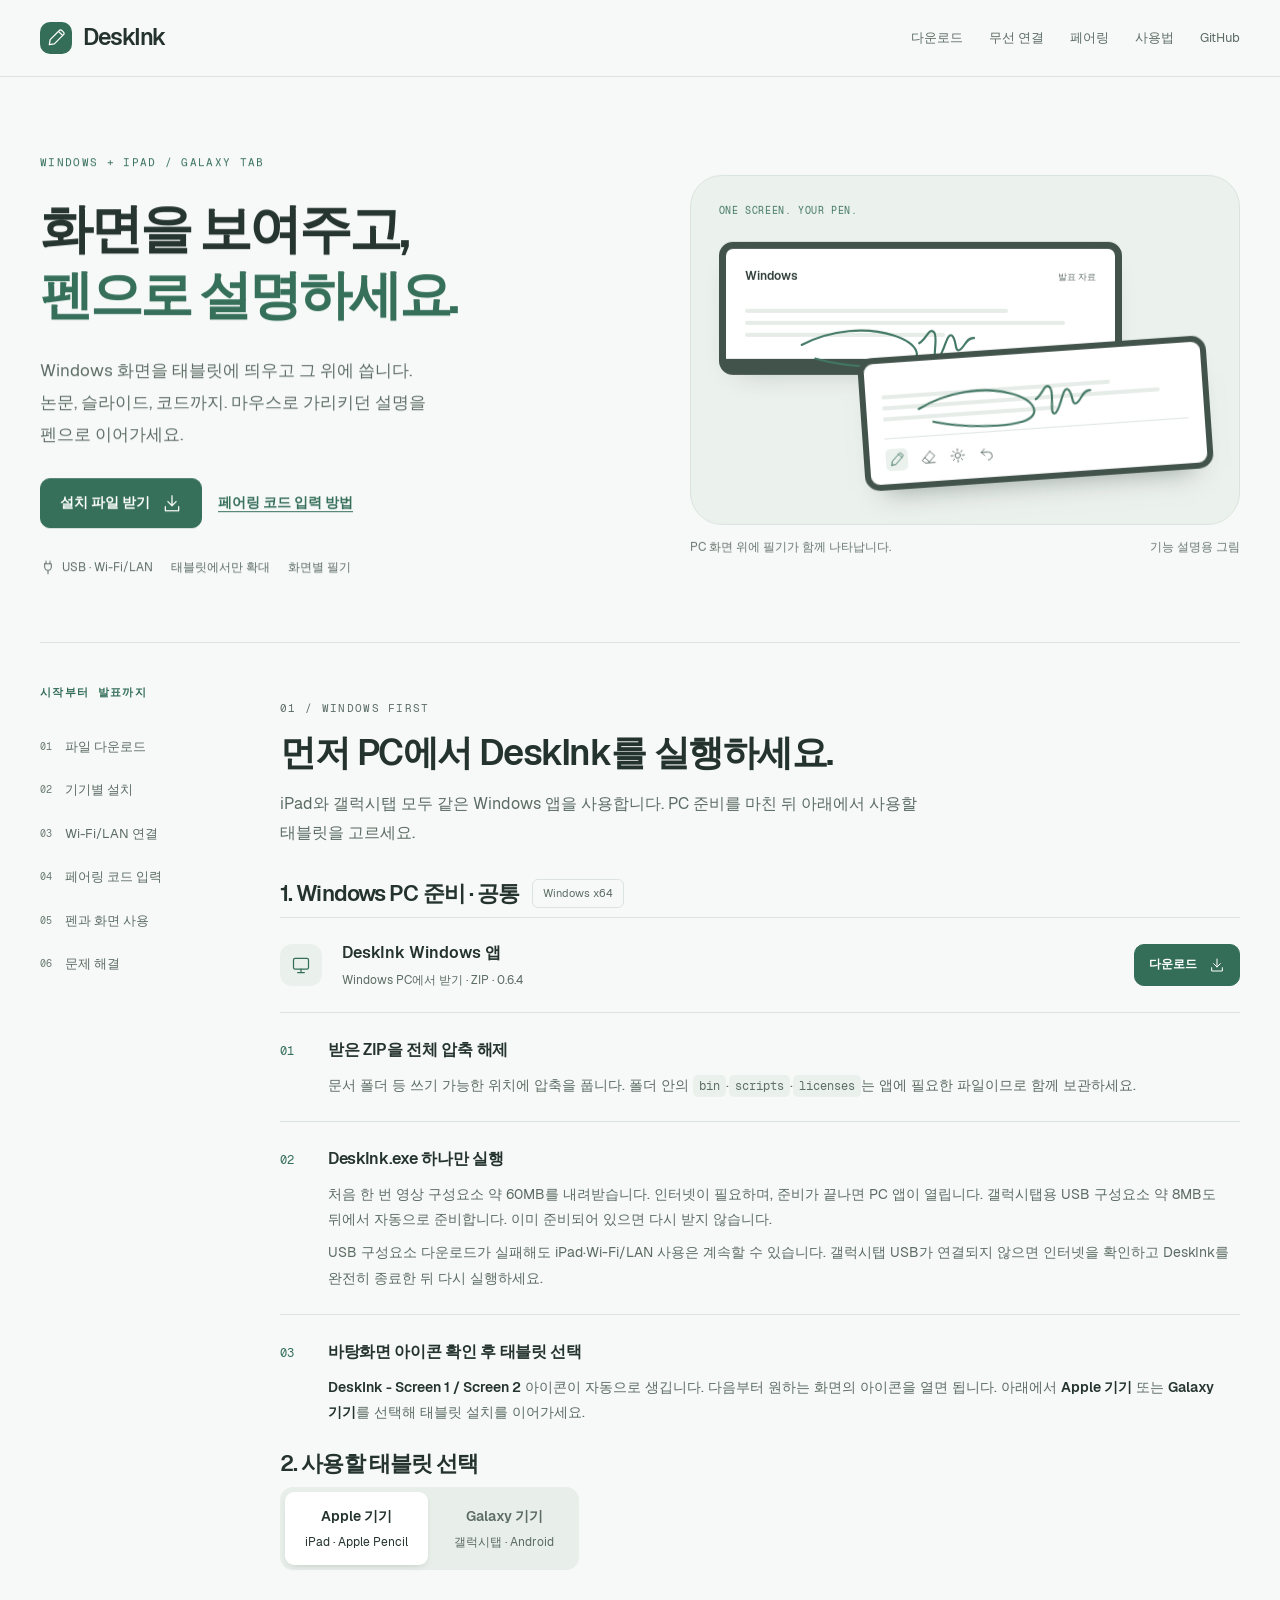
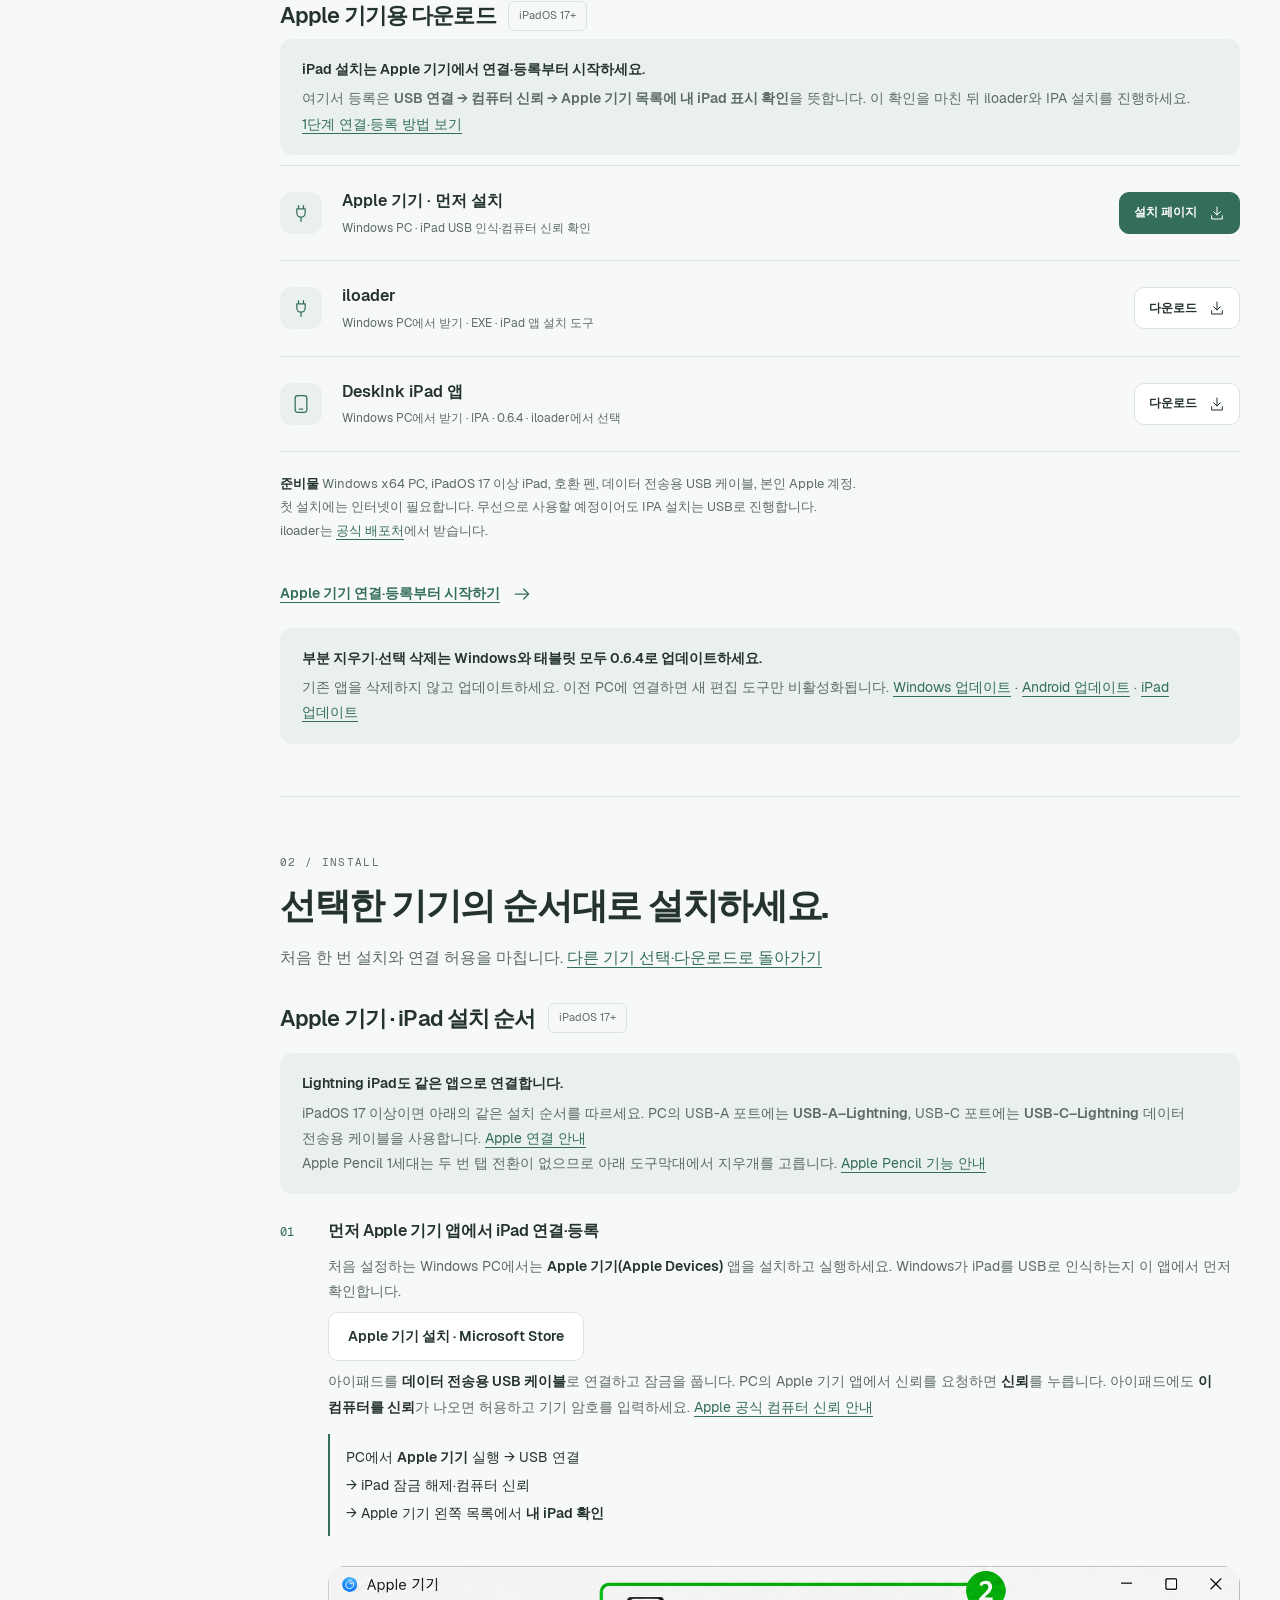
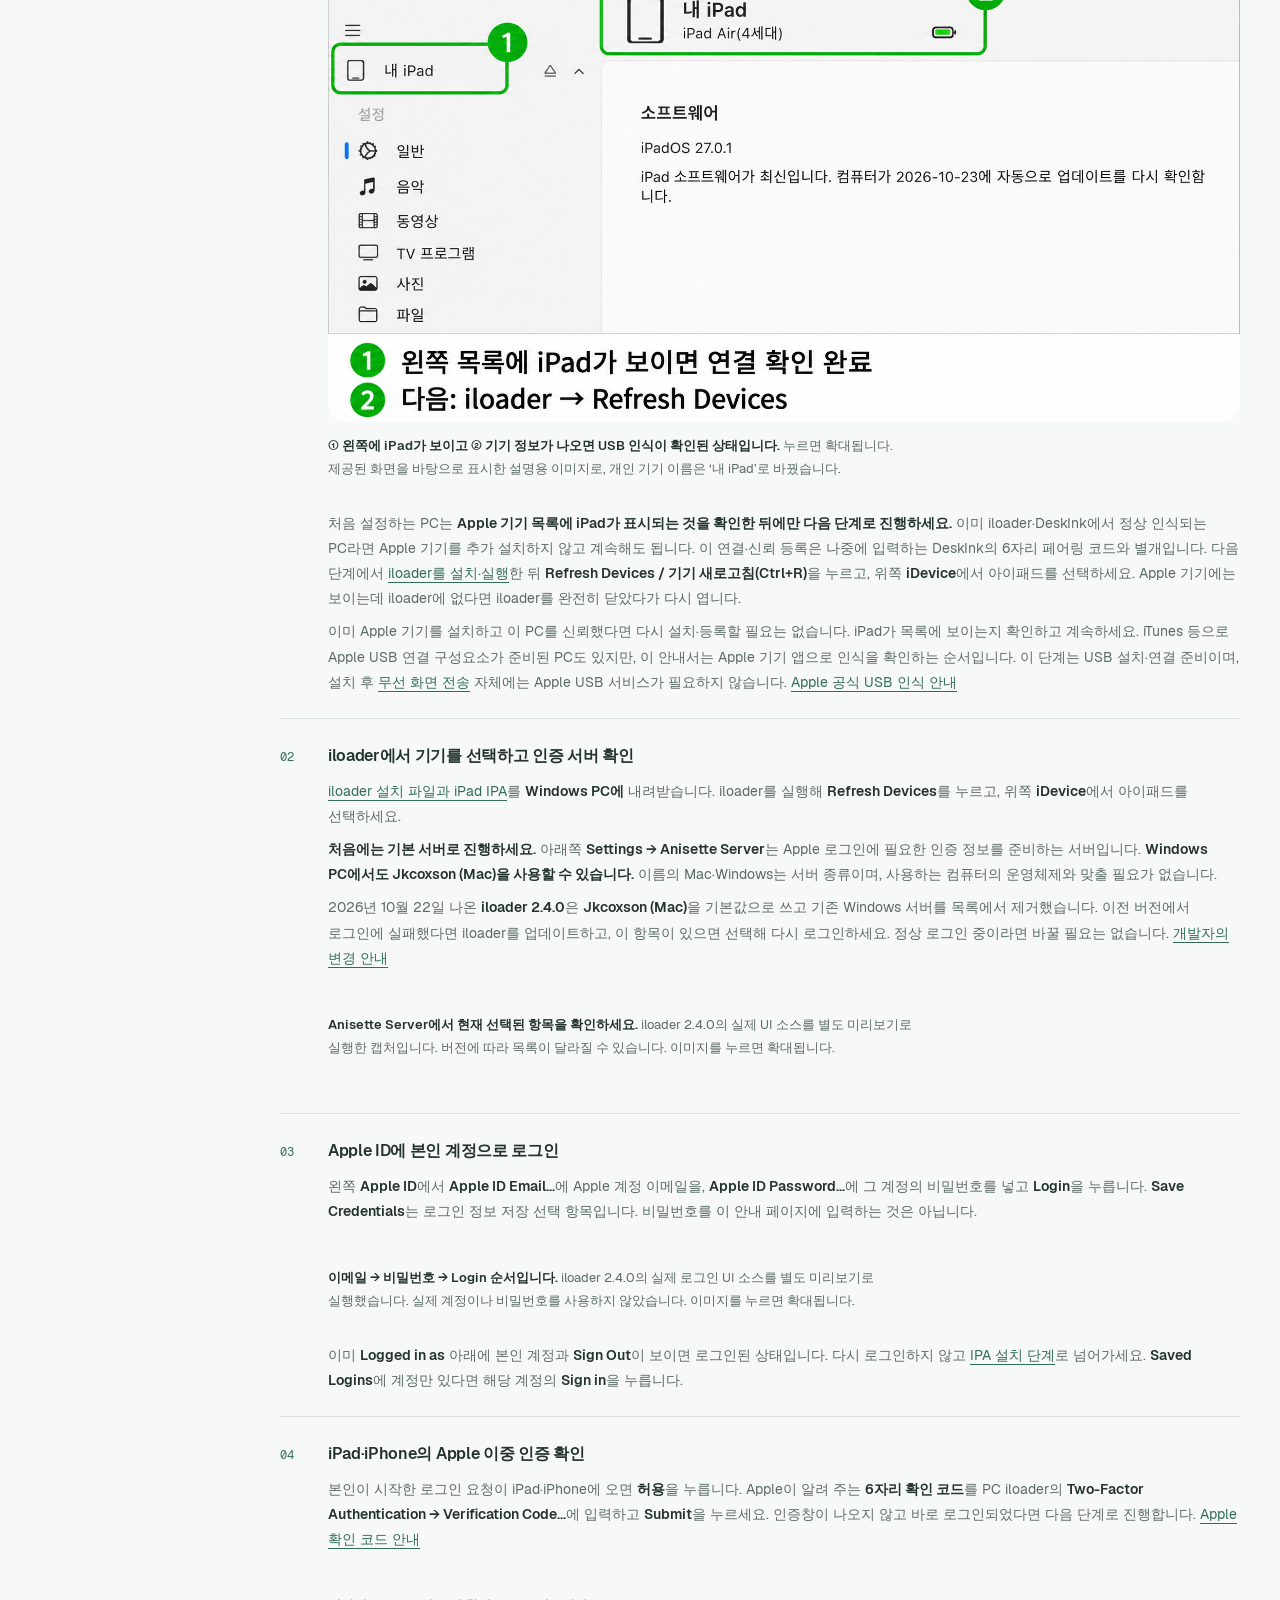
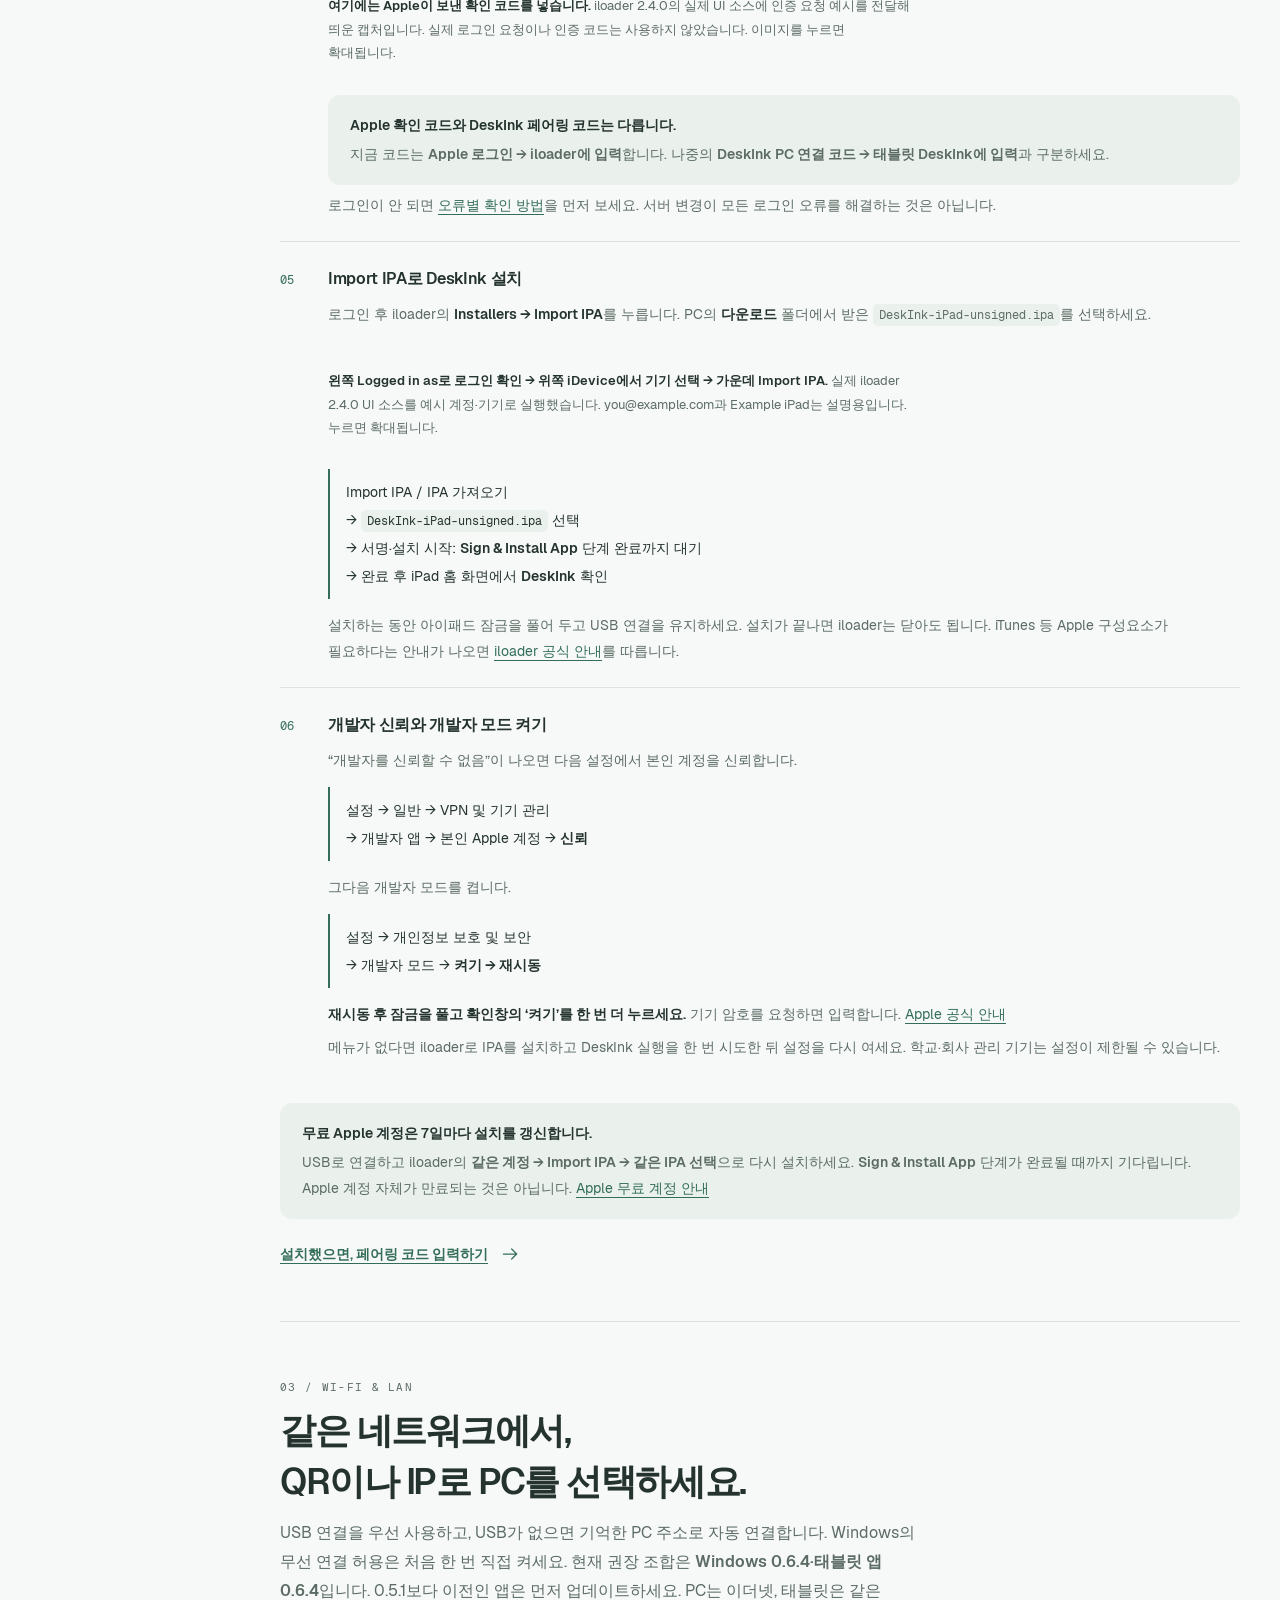
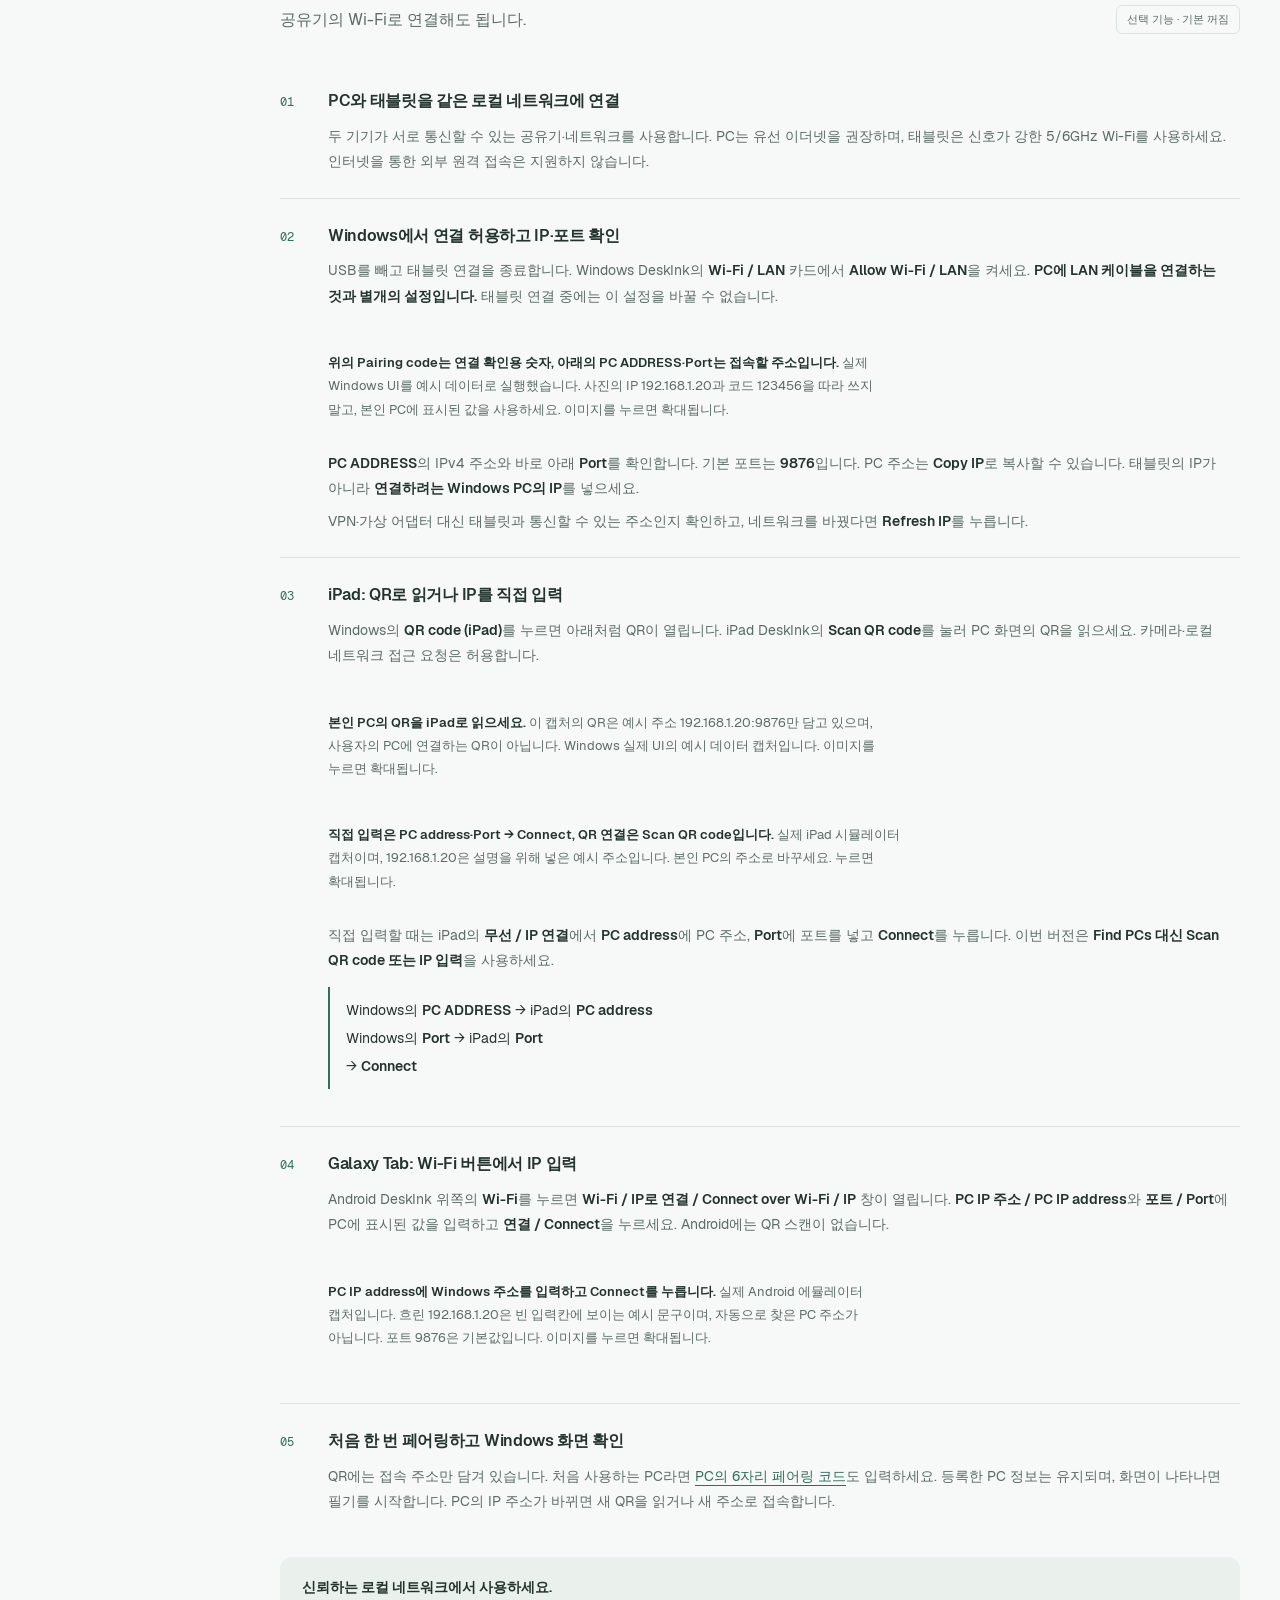
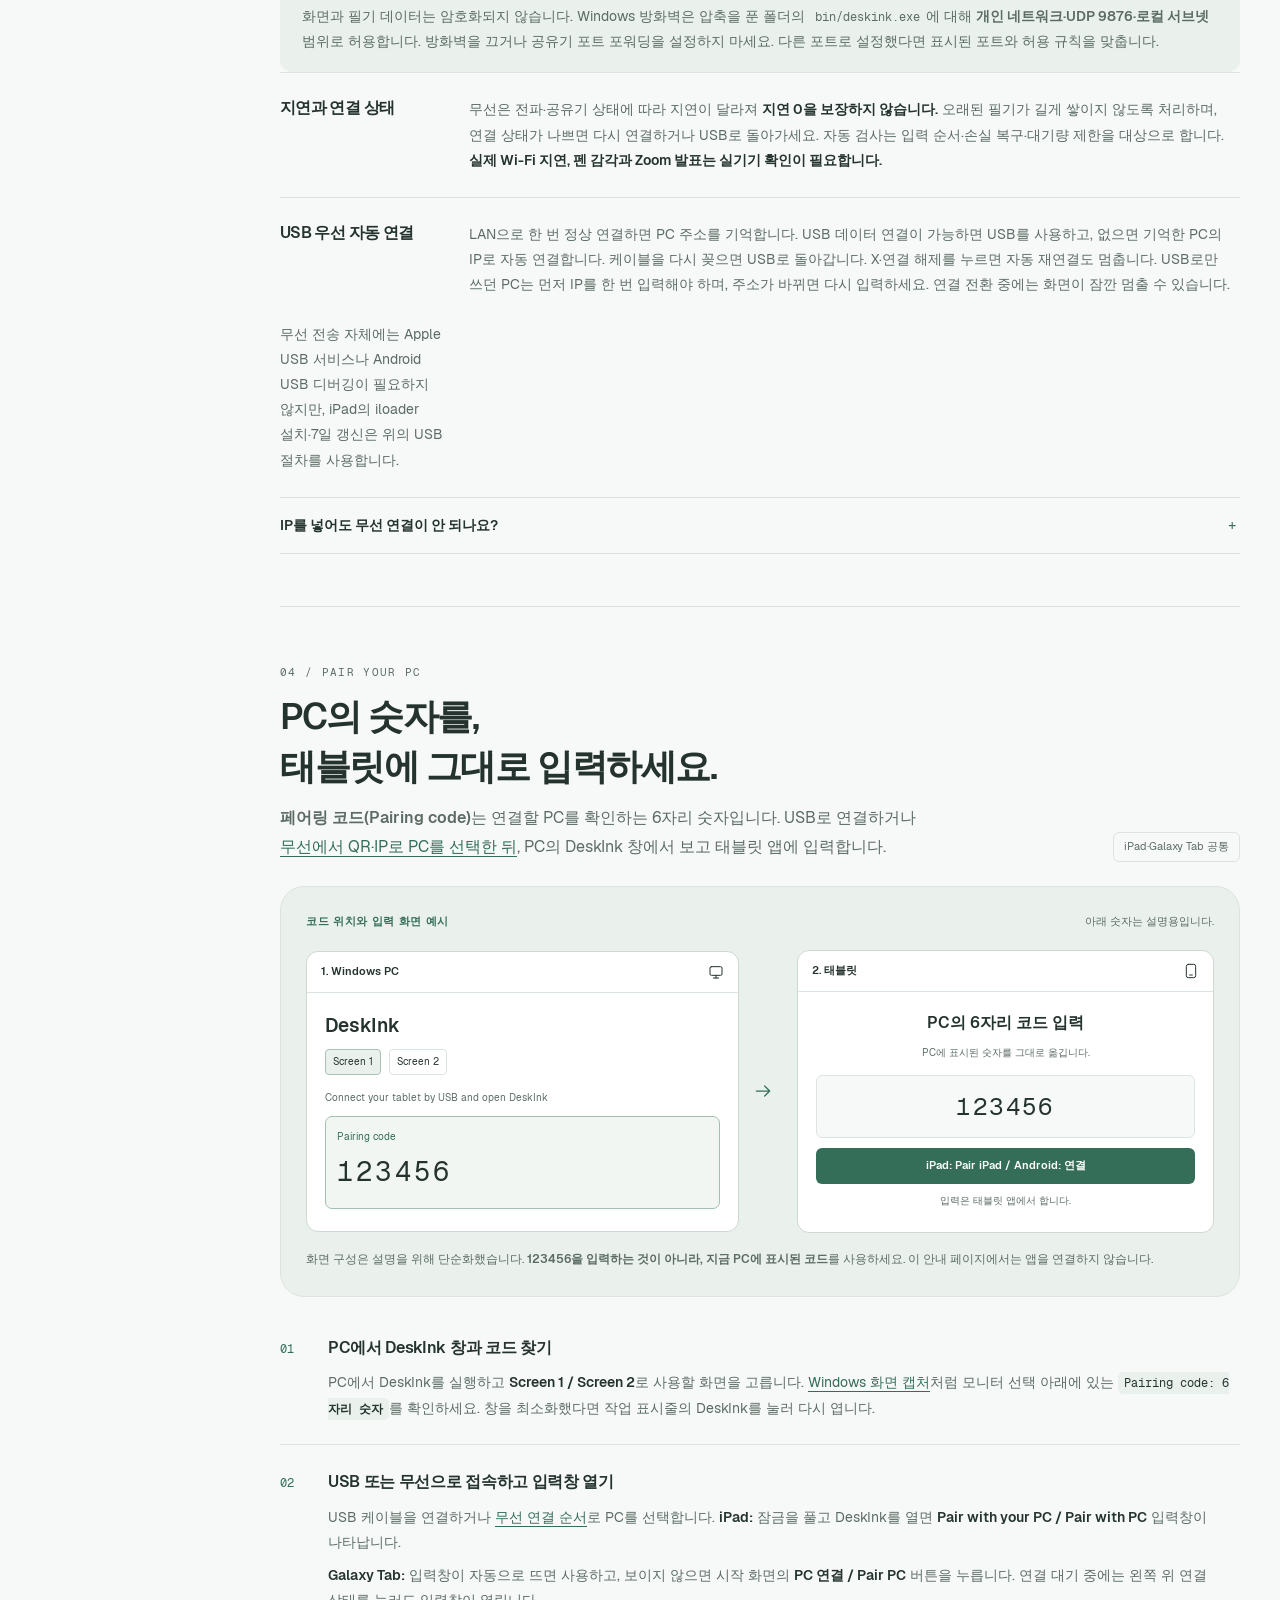
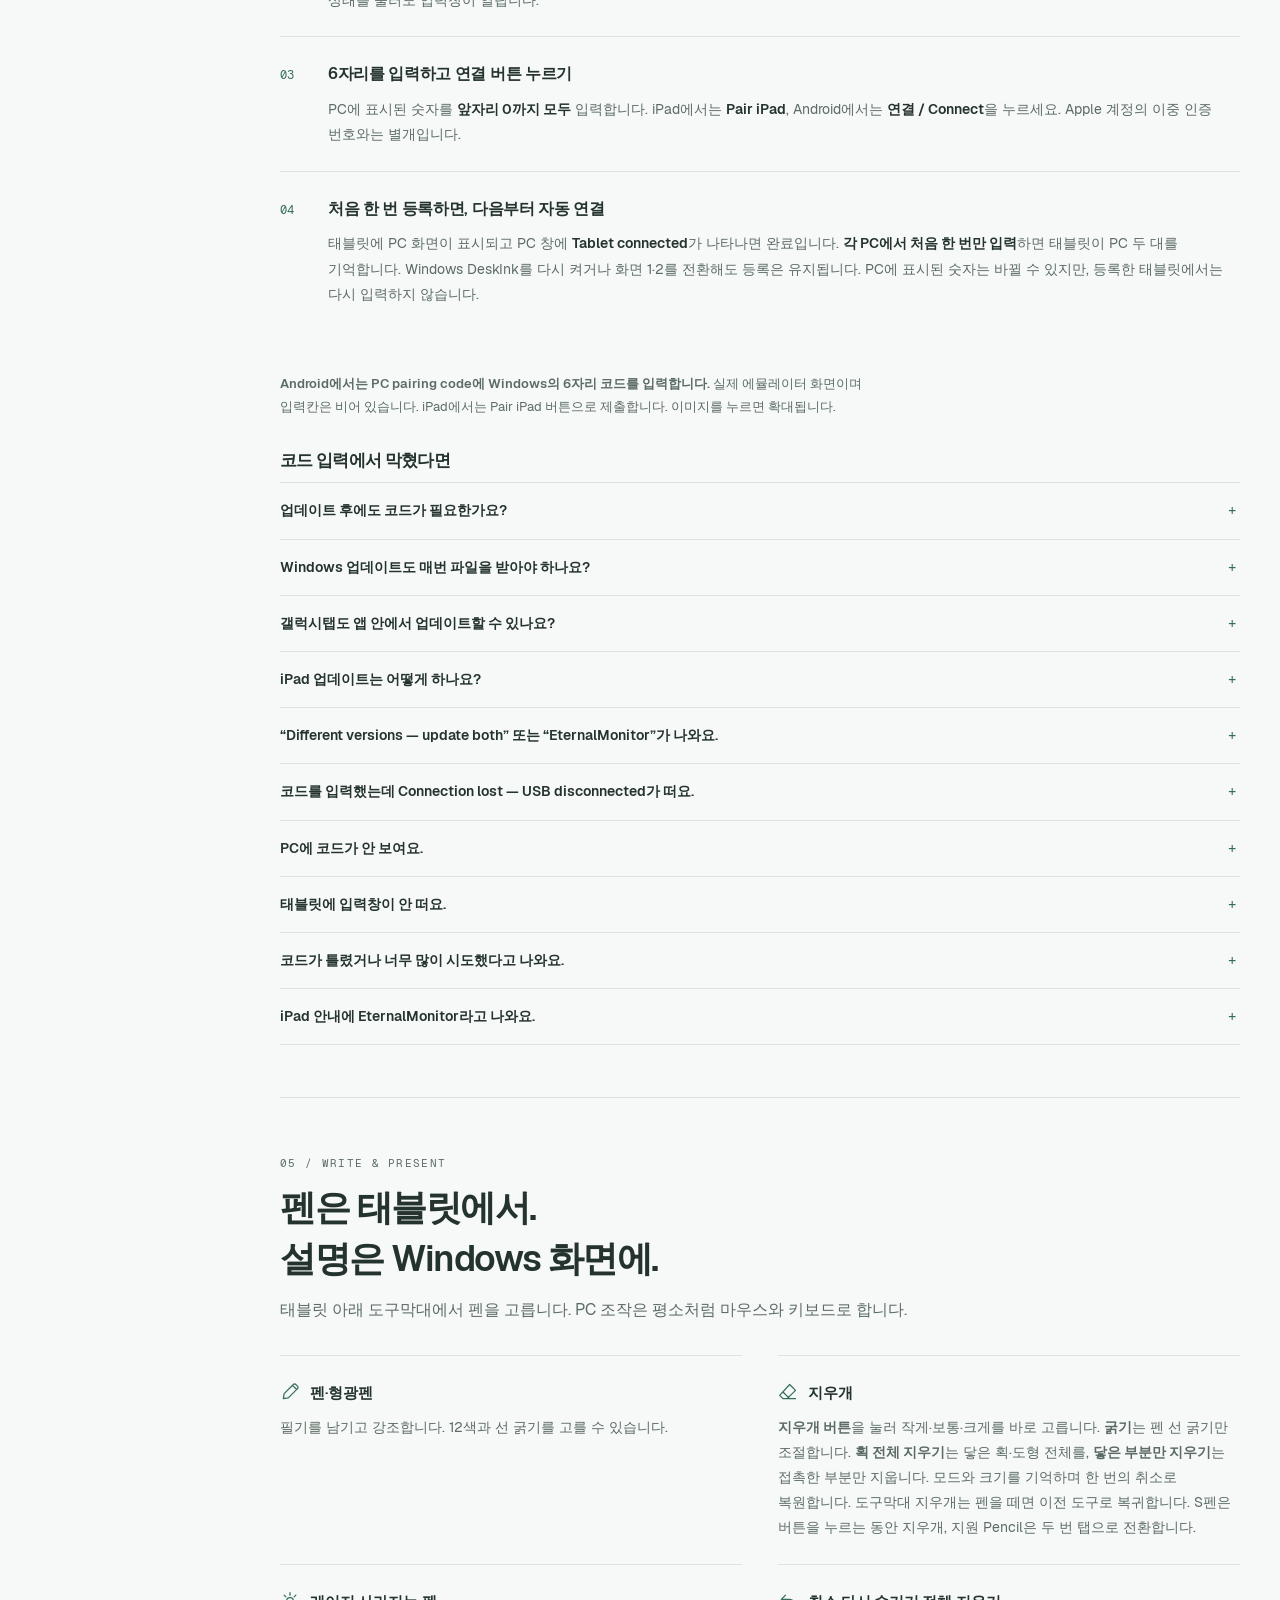
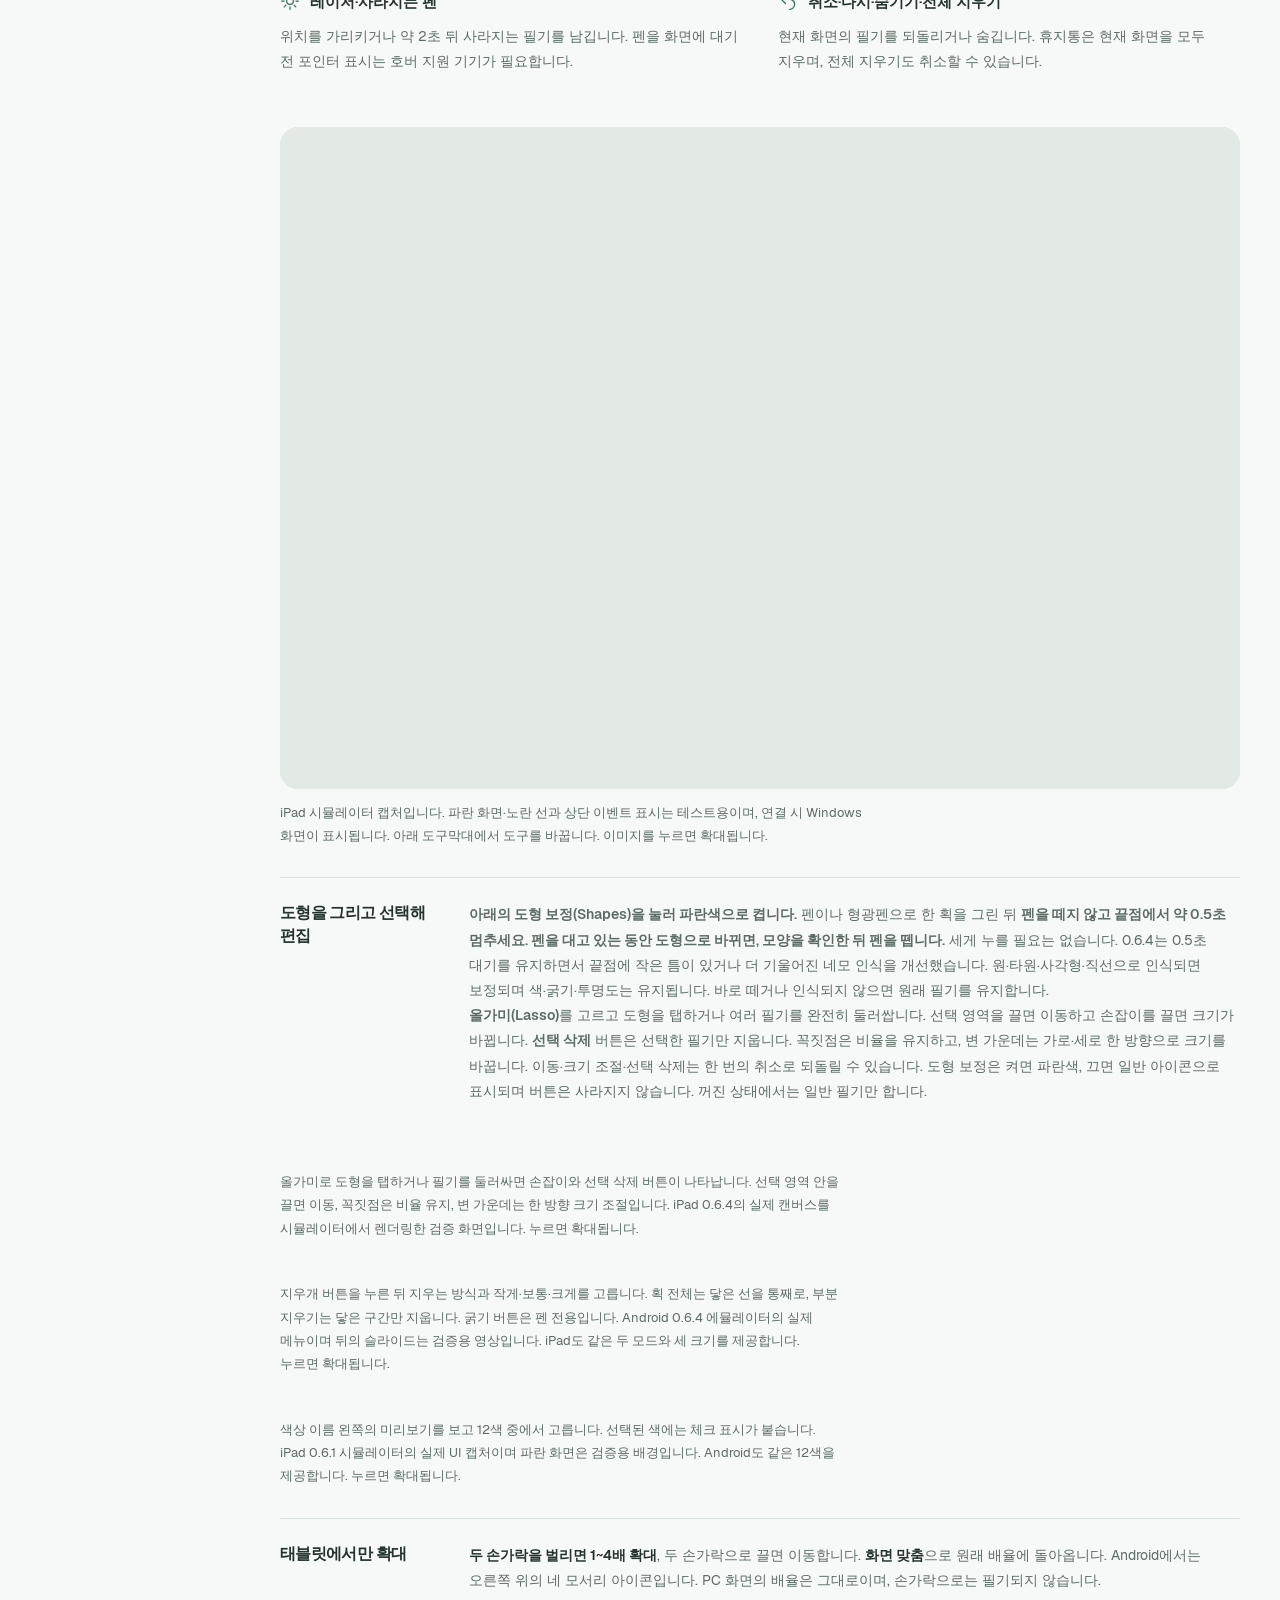
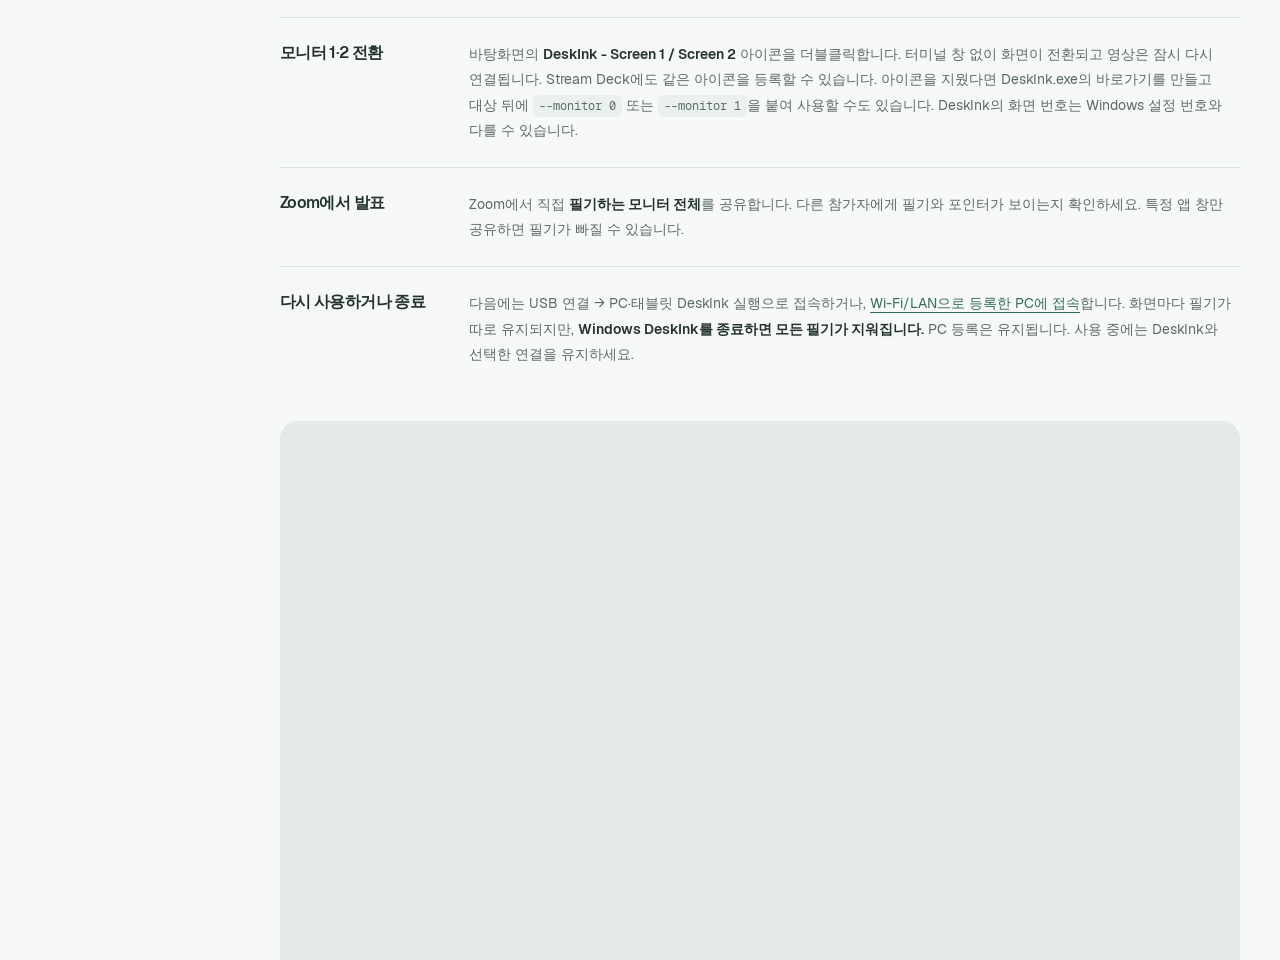
<file: index.html>
<!doctype html>
<html lang="ko"><head><meta charset="utf-8"><meta name="viewport" content="width=device-width,initial-scale=1"><meta http-equiv="refresh" content="0;url=README.html"><title>DeskInk 설치 안내</title></head><body><p><a href="README.html">DeskInk 설치·사용 안내 열기</a></p></body></html>
</file>
